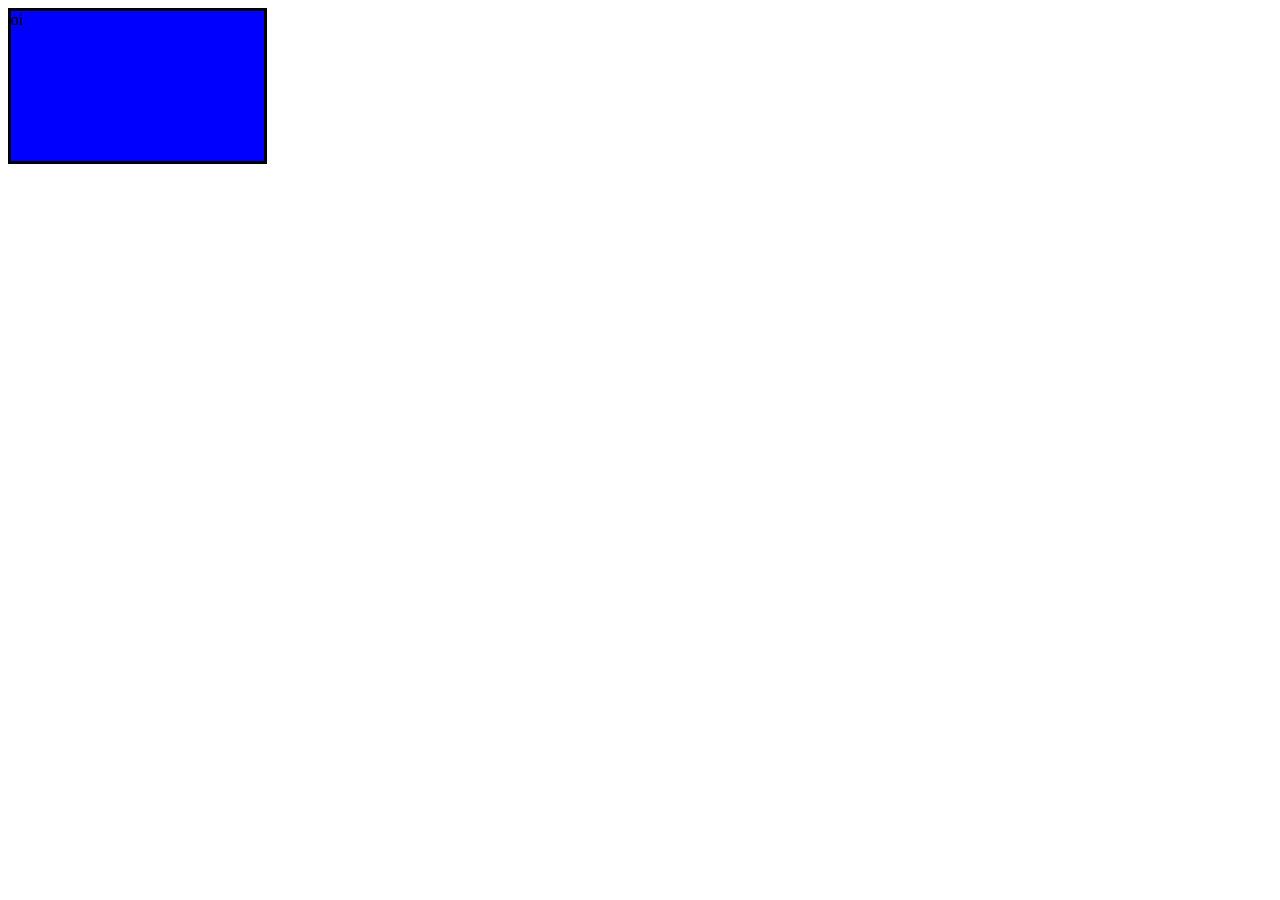
<file: treino 1 - projetos-07-04/treino 0/index.html>
<!DOCTYPE html>
<html lang="pt-br">
<head>
    <meta charset="UTF-8">
    <meta name="viewport" content="width=device-width, initial-scale=1.0">
    <link rel="stylesheet" href="style.css">
    <title>Document</title>
</head>
<body>
    <div class="container"> oi 
    </div>
</body>
</html>
</file>
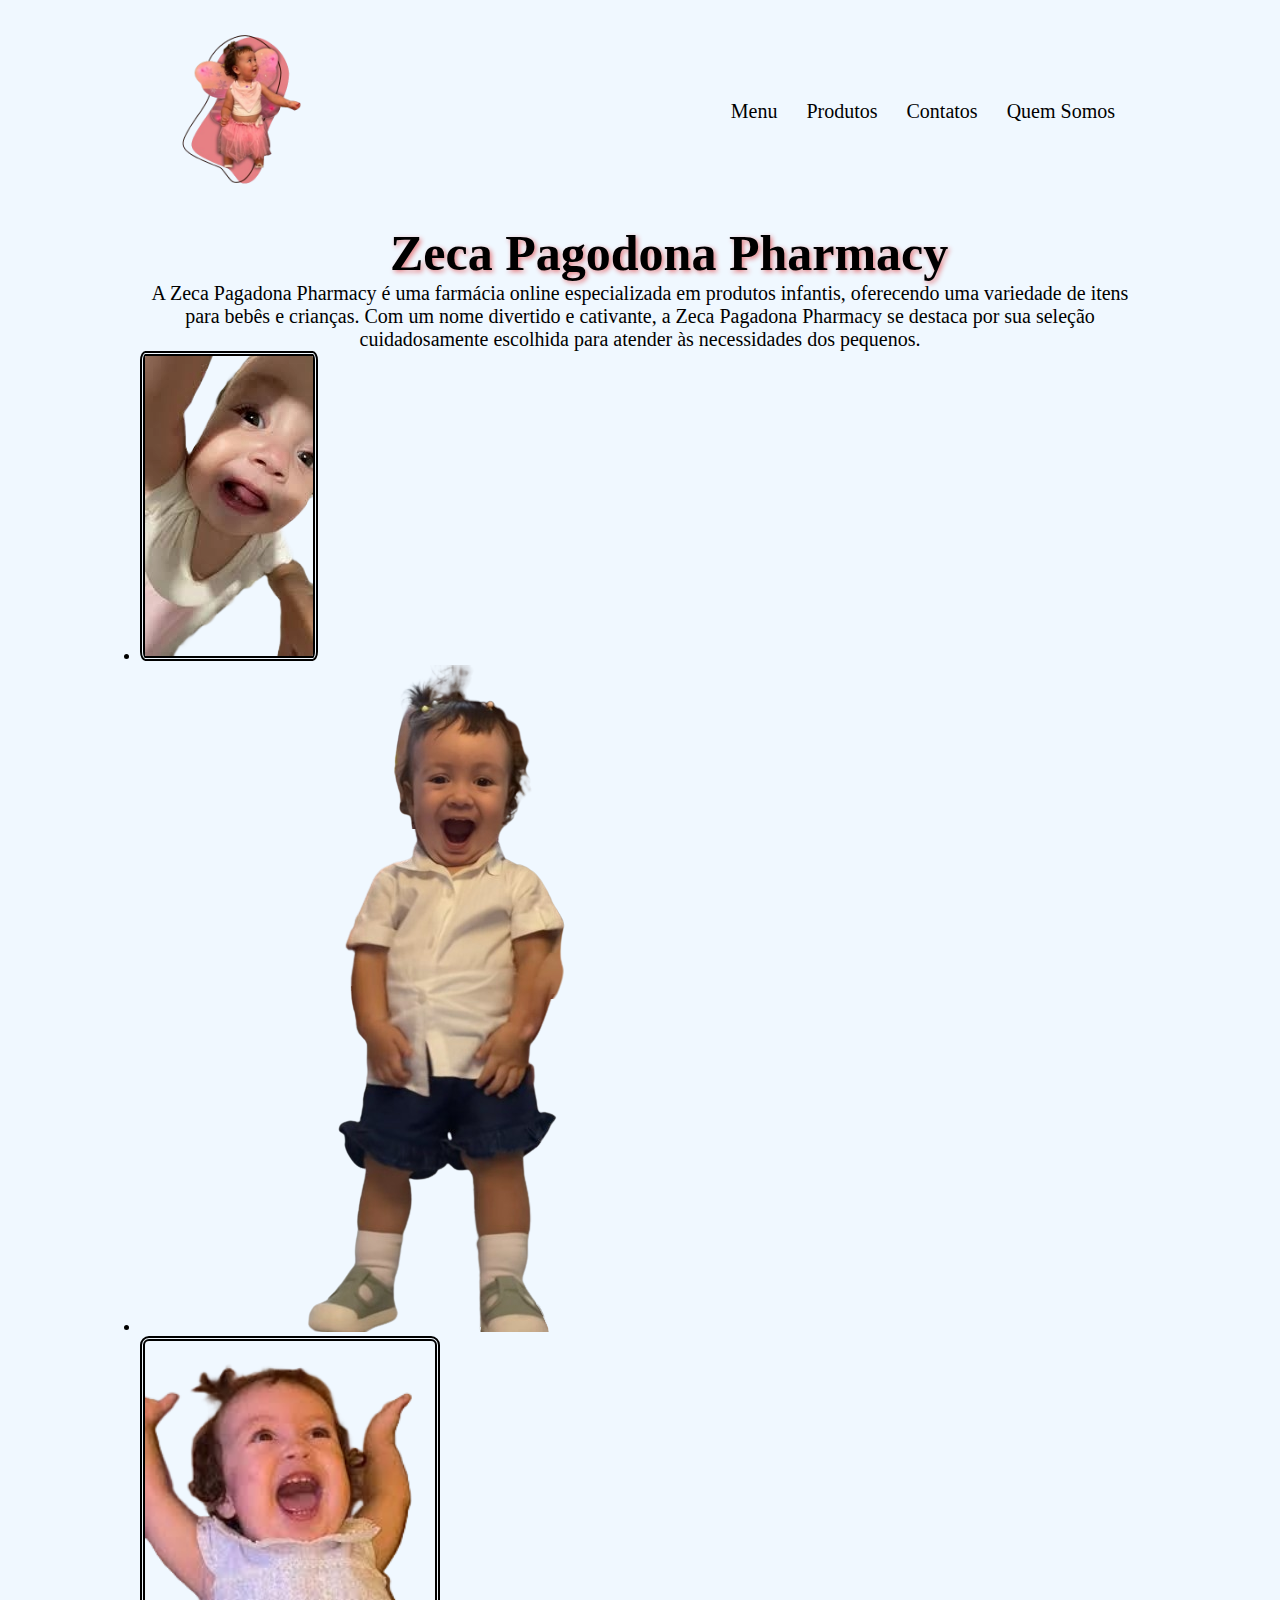
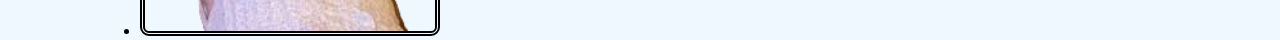
<file: treino 1 - projetos-07-04/treino 1 - zeca pagodona pharmacy/index.html>
<!DOCTYPE html>
<html lang="pt-br">
<head>
    <meta charset="UTF-8">
    <meta name="viewport" content="width=device-width, initial-scale=1.0">
    <link rel="stylesheet" href="css/style.css">
    <title>Zeca Pagodona Farmácia</title>
</head>
<body>
    <div class="container">
        <div class="header">
            <img src="img/zeca_pagodona__2_-removebg-preview.png" alt="" class="src" width="220">
        </div><!--header-->
    <div class="nav">
        <a href="#" class="href">Menu</a>
        <a href="#" class="href">Produtos</a>
        <a href="#" class="href">Contatos</a>
        <a href="#" class="href">Quem Somos</a>
    </div><!--nav-->
    <div class="content">
        <h1>Zeca Pagodona Pharmacy</h1>
        <p>A Zeca Pagadona Pharmacy é uma farmácia online especializada em produtos infantis, oferecendo uma variedade de itens para bebês e crianças. Com um nome divertido e cativante, a Zeca Pagadona Pharmacy se destaca por sua seleção cuidadosamente escolhida para atender às necessidades dos pequenos.</p>
        <ul class="table">
            <li id="imgg"><img src="img/images.png" alt="zeca" class="zeca"> </tr>
            <li><img src="img/zeca_de_zaeca-removebg-preview.png" alt="zecao" class="zecao"></tr>
            <li><img src="img/zeca linda.png" alt="" class="fada" width="300"></tr>
        </ul>
        <div class="aside"></div> <!--aside-->
        <div class="section"></div> <!--section-->
        <div class="article"></div> <!--article-->
    </div><!--content-->
    <div class="footer"></div><!--footer-->
    </div><!--container-->
</body>
</html>
</file>
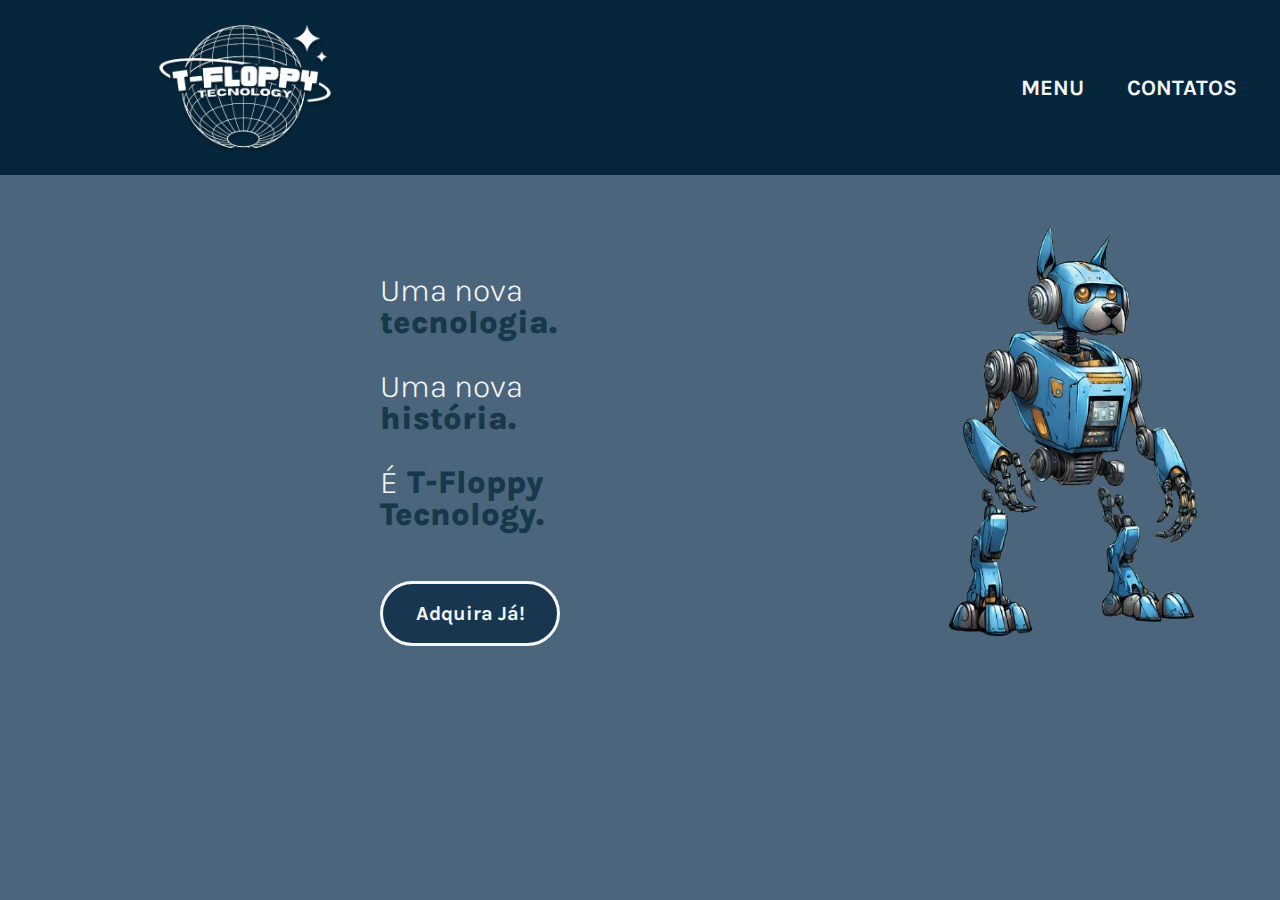
<file: treino 1 - projetos-07-04/treino 3 - floppytech/index.html>
<!DOCTYPE html>
<html lang="pt-br">
<head>
    <meta charset="UTF-8">
    <meta name="viewport" content="width=device-width, initial-scale=1.0">
    <link rel="stylesheet" href="css/reset.css">
    <link rel="stylesheet" href="css/style-index.css">
    <link rel="stylesheet" href="css/style-contatos.css">
    <title>Contatos</title>
</head>
<body>
    <header class="cabecalho">
        <img src="img/t-floppy-tecnology.png" alt="" width="230px" style="background-color: #06273B;" class="cabecalho-img">
        <nav class="cabecalho-nav">
            <a href="index.html" class="cabecalho-item"> Menu </a>
            <a href="contatos.html" class="cabecalho-item"> Contatos </a>
            <a href="" class="cabecalho-item"> Sobre </a>    
        </nav>
    </header>

    <main class="principal">
        <section class="secao-principal">
            <div class="secao-principal-escrito">
                <h1 class título>Uma nova <span class="texto-principal"><strong>tecnologia.</strong> </h1></h1>
                <br>
                <h1 class título>Uma nova <span class="texto-principal"><strong>história.</strong></h1></h1>
                <br>
                <h1 class título>É<span class="texto-principal"> <strong>T-Floppy Tecnology.</strong></span></h1></h1>

                <button class="butao">Adquira Já!</button>
            </div>
        </section>

        <section class="secao-imagem">
            <img src="img/robot.png" width="350" id="imagem">
        </section>

    </main>
</body>
</html>
</file>
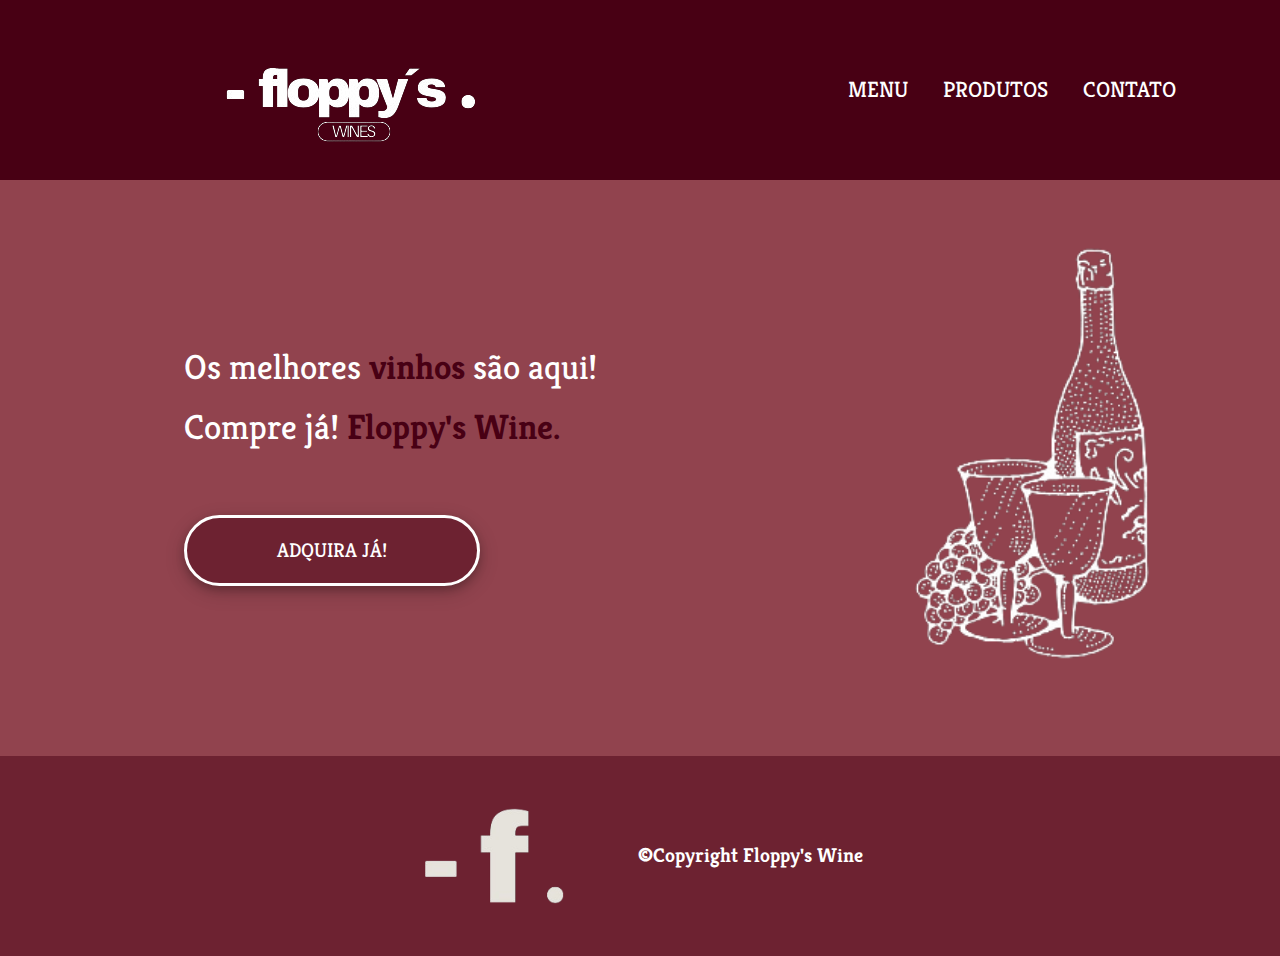
<file: treino 1 - projetos-07-04/treino 4 - floppy wine/index.html>
<!DOCTYPE html>
<html lang="en">
<head>
    <meta charset="UTF-8">
    <meta name="viewport" content="width=device-width, initial-scale=1.0">
    <link rel="stylesheet" href="css/reset.css">
    <link rel="stylesheet" href="css/index.css">
    <title>Floppys-Wine</title>
</head>
<body>
    <header class="cabecalho">
        <img src="img/floppys-wine-white.png" alt="" class="cabecalho-imagem">
        <nav class="cabecalho-nav">
            <a href="index.html" class="cabecalho-item"> Menu</a>
            <a href="#" class="cabecalho-item"> Produtos</a>
            <a href="contato.html"class="cabecalho-item"> Contato</a>
        </nav>
    </header>

    <main class="=main">
        <article class="main-escrito">
            <h1>Os melhores <span>vinhos</span> são aqui!</h1>
            <h2>Compre já! <span>Floppy's Wine.</span></h2>
            <button class="botton">ADQUIRA JÁ!</button>
        </article>

        <div class="imagem-main">
            <img src="img/wine1.png" alt="" id="imagem" width="30%">
        </div>
    </main>

    <footer class="footer">
        <img src="img/f-white1.png" alt=""> 
        <p>©Copyright Floppy's Wine</p>
    </footer>
</body>
</html>
</file>
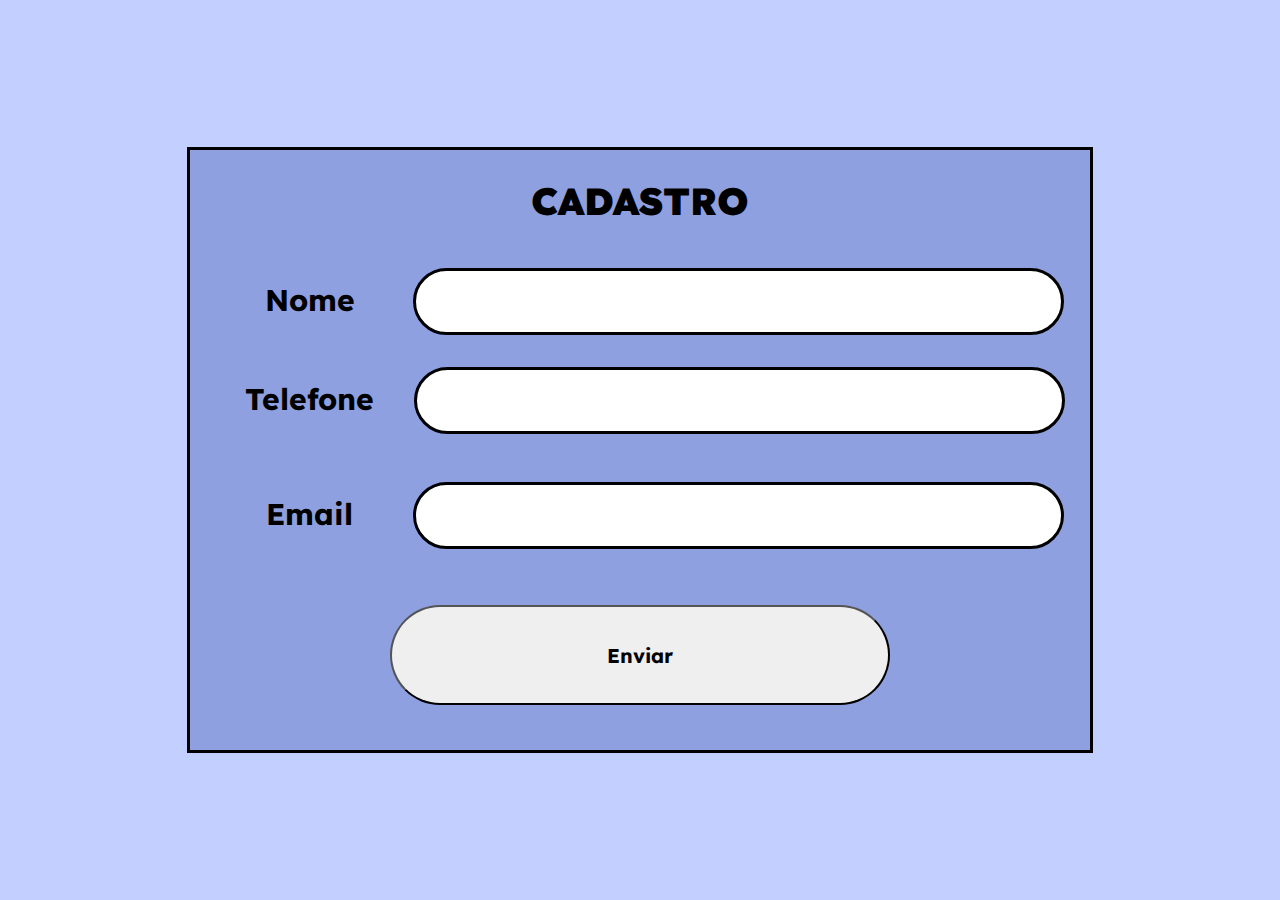
<file: treino 1 - projetos-07-04/treino 5 - cadastro/index.html>
<!DOCTYPE html>
<html lang="pt-br">
<head>
    <meta charset="UTF-8">
    <meta name="viewport" content="width=device-width, initial-scale=1.0">
    <link rel="stylesheet" href="css/reset.css">
    <link rel="stylesheet" href="css/style.css">
    <title>Cadastro</title>
</head>
<body>
    <header></header>

    <main>
        <div class="container">
            <form action="">
                <div class="box">
                    <div class="legend">
                        <legend>Cadastro</legend>
                    </div>
                    <fieldset class="form">

                        <div class="nome">
                            <label for="nome">Nome</label>
                            <input type="text" name="nome" id="nome" class="input1">
                        </div>
            
                        <div class="telefone">
                            <label for="telefone">Telefone</label>
                            <input type="tel" name="telefone" id="telefone" class="input1" class>
                        </div>

                        <div class="email">
                            <label for="email">Email</label>
                            <input type="email" name="email" id="email" class="input1" >
                        </div>

                        <div class="butao">
                            <button type="submit" class="butao">Enviar</button>
                        </div>
            
                    </fieldset>
                </div>
            </form>
        </div>
    </main>

</body>
</html>
</file>
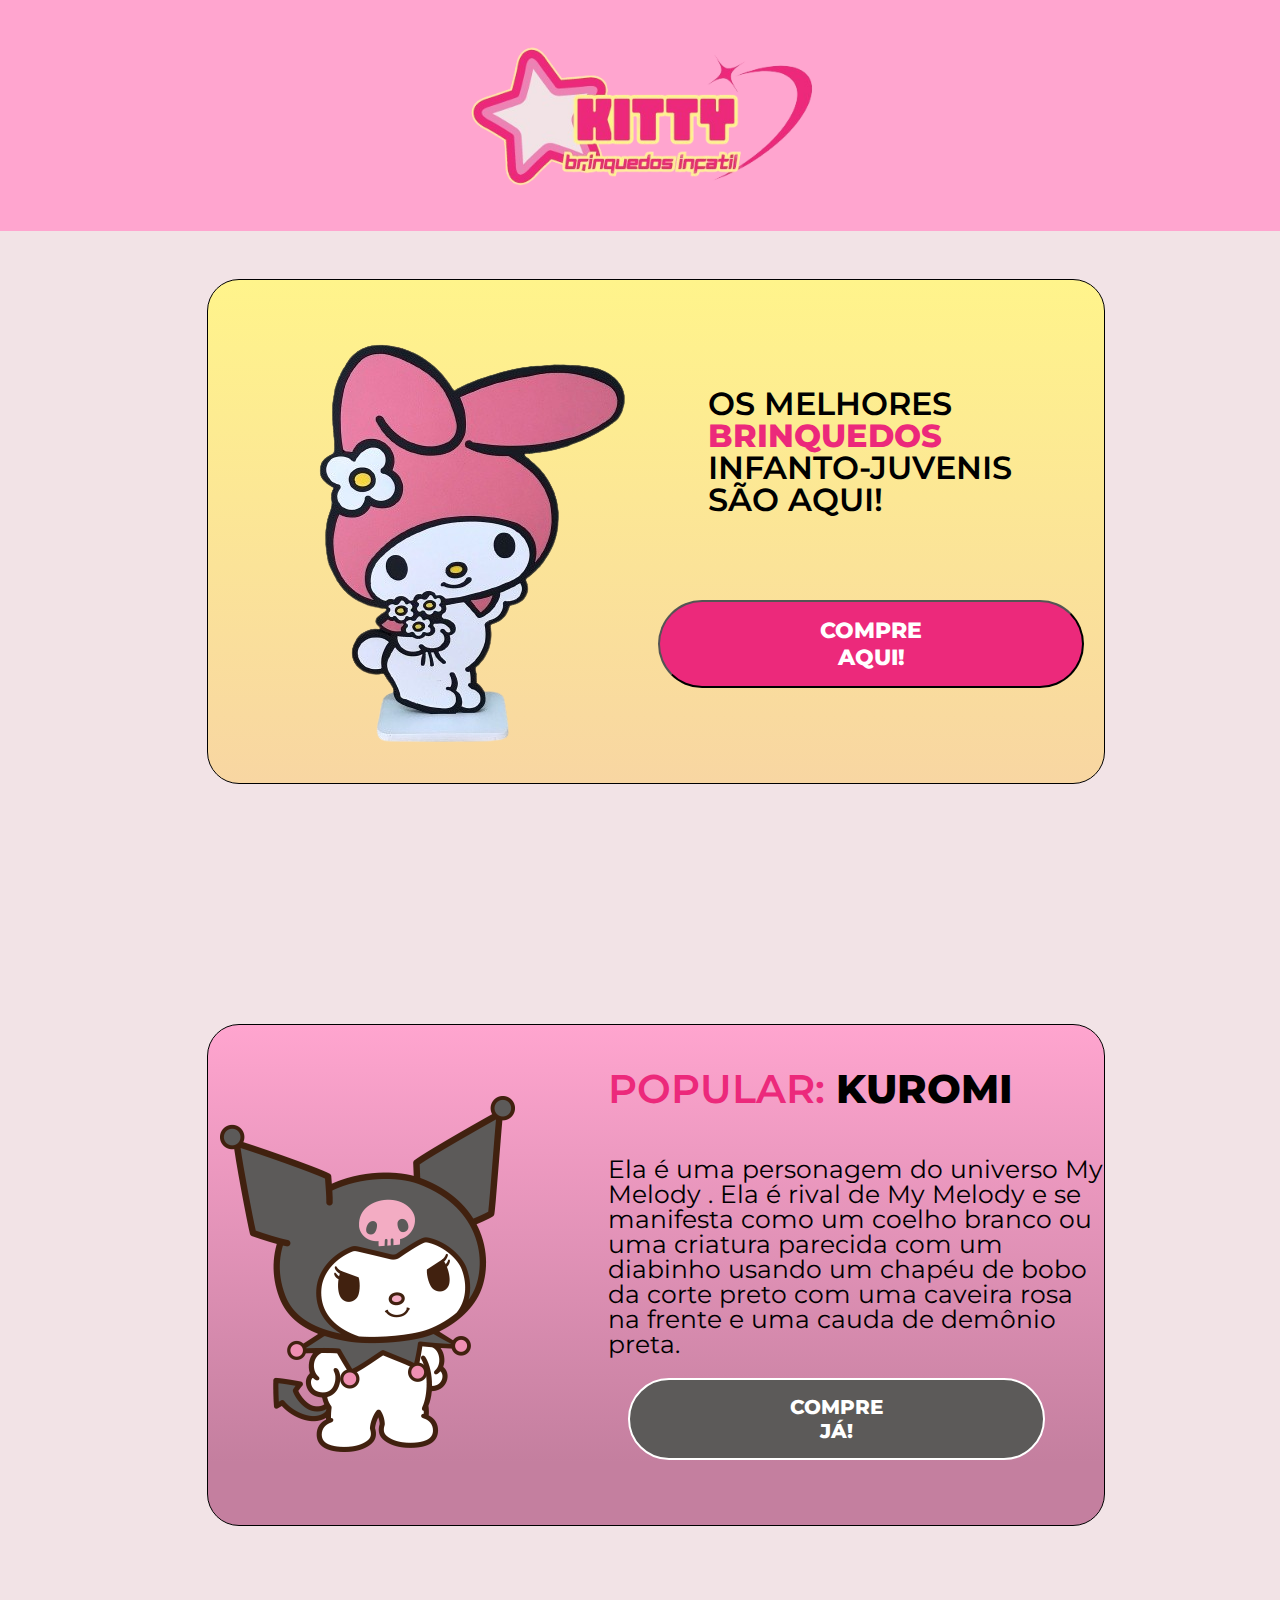
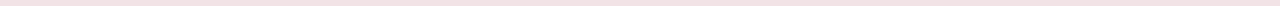
<file: treino 1 - projetos-07-04/treino 7 - kitty/index.html>
<!DOCTYPE html>
<html lang="en">
<head>
    <meta charset="UTF-8">
    <meta name="viewport" content="width=device-width, initial-scale=1.0">
    <title>Kitty</title>
    <link rel="stylesheet" href="css/reset.css">
    <link rel="stylesheet" href="css/style.css">
    <style>
        @import url('https://fonts.googleapis.com/css2?family=Montserrat:ital,wght@0,100..900;1,100..900&display=swap');
    </style>
</head>
<body>
    <header class="cabecalho">
        <section class="cabecalho-img">
            <img src="img/kitty.png" alt="Logo da Kitty Brinquedos Infatis">
        </section>
    </header>

    <main class="corpo">
        <div class="box-mymelody">
            <section class="mymelody">
                <section>
                    <article class="corpo-imagem-mymelody">
                        <img src="img/mymelody.png" alt="">
                    </article>
                </section>
                <section>
                    <article class="texto-mymelody">
                        <h1>os melhores <span class="txt-mymelody">brinquedos</span> infanto-juvenis são aqui!</h1>
                    </article>
                </section>
                <section class="botao-mymelody">
                    <button class="botao-m">Compre Aqui!</button>
                </section>
            </section>
        </div>

        <div class="box-kuromi">
            <section class="kuromi">
                <section>
                    <article class="imagem-kuromi">
                        <img src="img/kuromi.webp" alt="">
                    </article>
                </section>
                <section>
                    <article class="texto-kuromi">
                        <section class="h2"><h2>
                            Popular: <span class="h2-kuromi">
                                Kuromi
                            </span>
                        </h2></section>

                        <section class="h3">
                            <h3>Ela é uma personagem do universo My Melody . Ela é rival de My Melody
                                e se manifesta como um coelho branco ou uma criatura parecida com um diabinho usando um chapéu de bobo da corte preto com uma caveira rosa na frente e uma cauda de demônio preta.</h3>
                        </section>
                    </article>
                </section>
                <section class="botao-kuromi">
                    <button class="botao-k">Compre Já!</button>
                </section>
            </section>
        </div>

        
    </main>

    <footer></footer>
</body>
</html>
</file>
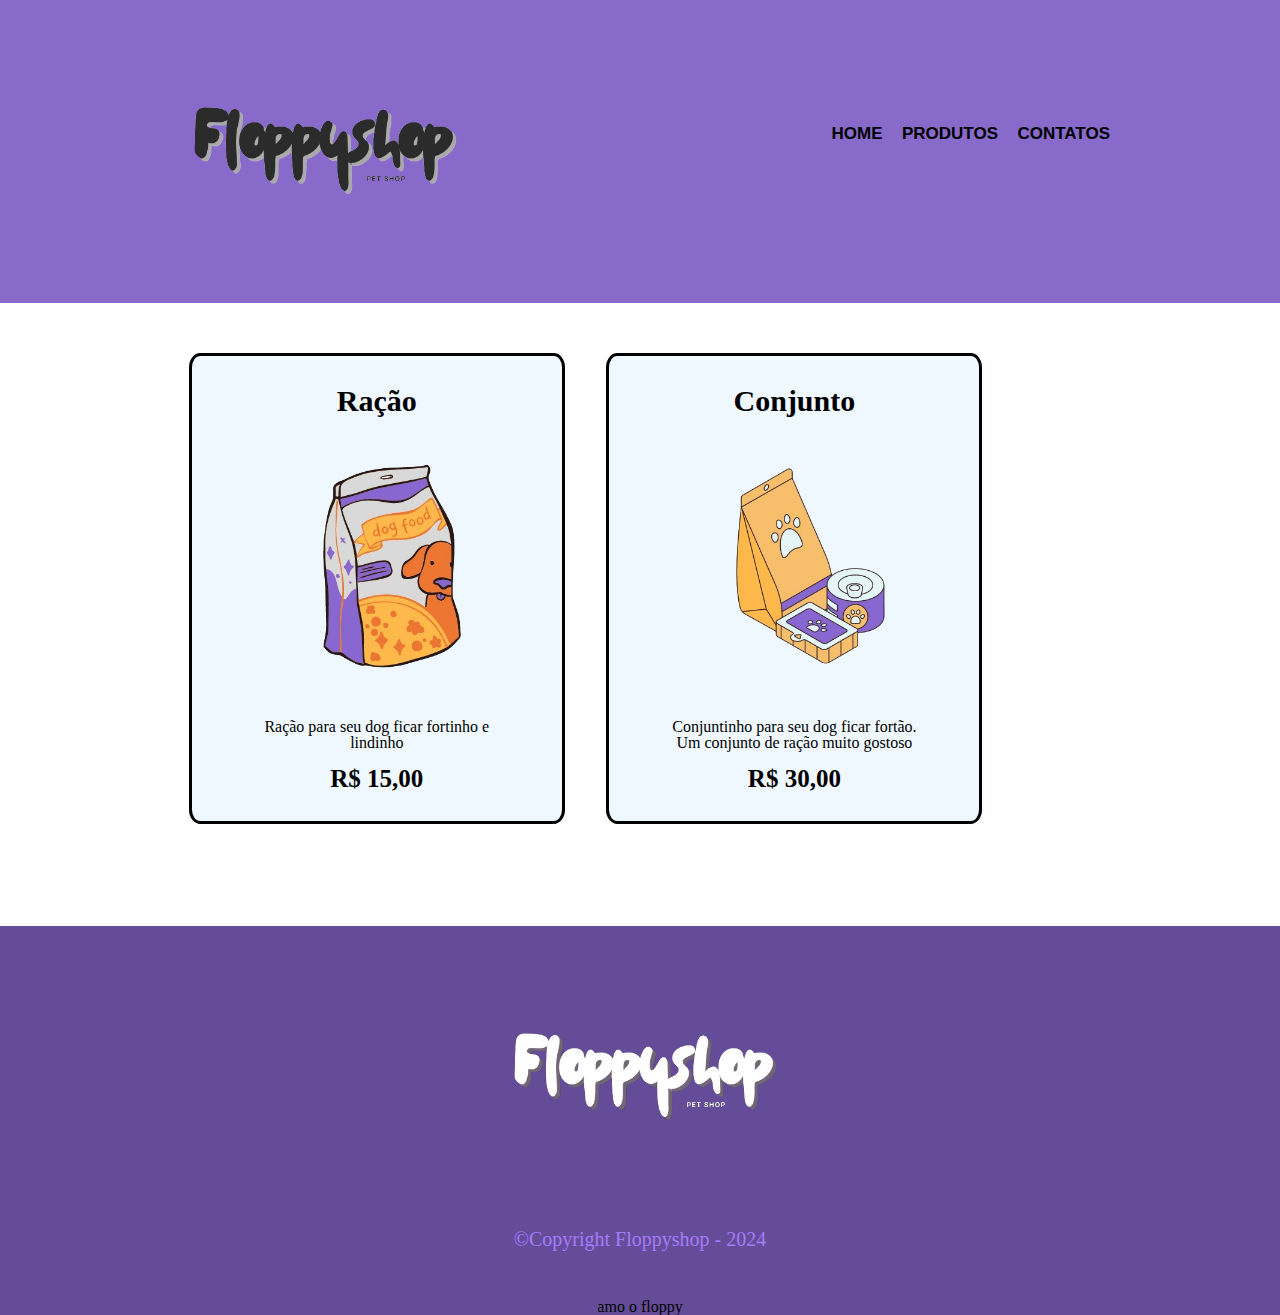
<file: treino 1 - projetos-07-04/treino 2 - floppyshop/produtos.html>
<!DOCTYPE html>
<html lang="pt-br">
<head>
    <meta charset="UTF-8">
    <meta name="viewport" content="width=device-width, initial-scale=1.0">
    <link rel="stylesheet" href="css/reset.css">
    <link rel="stylesheet" href="css/style.css">
    <title>Floppyshop</title>
</head>
<body>
    <header>
        <div class="caixa">
            <h1><img src="img/floppyshop.png" width="300px"></h1>
            <nav>
                <ul>
                    <li><a href="index.html">Home</a></li>
                    <li><a href="produtos.html">Produtos</a></li>
                    <li><a href="contatos.html">Contatos</a></li>
                </ul>
            </nav>
        </div>
    </header>

    <main>
        <ul class="produtos">
            <li class="li"><h2>Ração</h2>
            <img src="img/ração.png" alt="ração" width="300">
            <p>Ração para seu dog ficar fortinho e lindinho</p>
            <p class="produtos-preço" >R$ 15,00</p>
            </li>

            <li class="li">
                <h2>Conjunto</h2>
                <img src="img/conjunto.png" alt="ração" width="300">
                <p>Conjuntinho para seu dog ficar fortão. Um conjunto de ração muito gostoso</p>
                <p class="produtos-preço">R$ 30,00</p>
            </li>
        </ul>
    </main>

    <footer>
        <img src="img/floppyshop2.png" alt="" width="300px">
        <p>&copy;Copyright Floppyshop - 2024</p>

        <h1>amo o floppy</h1>
    </footer>
</body>
</html>
</file>
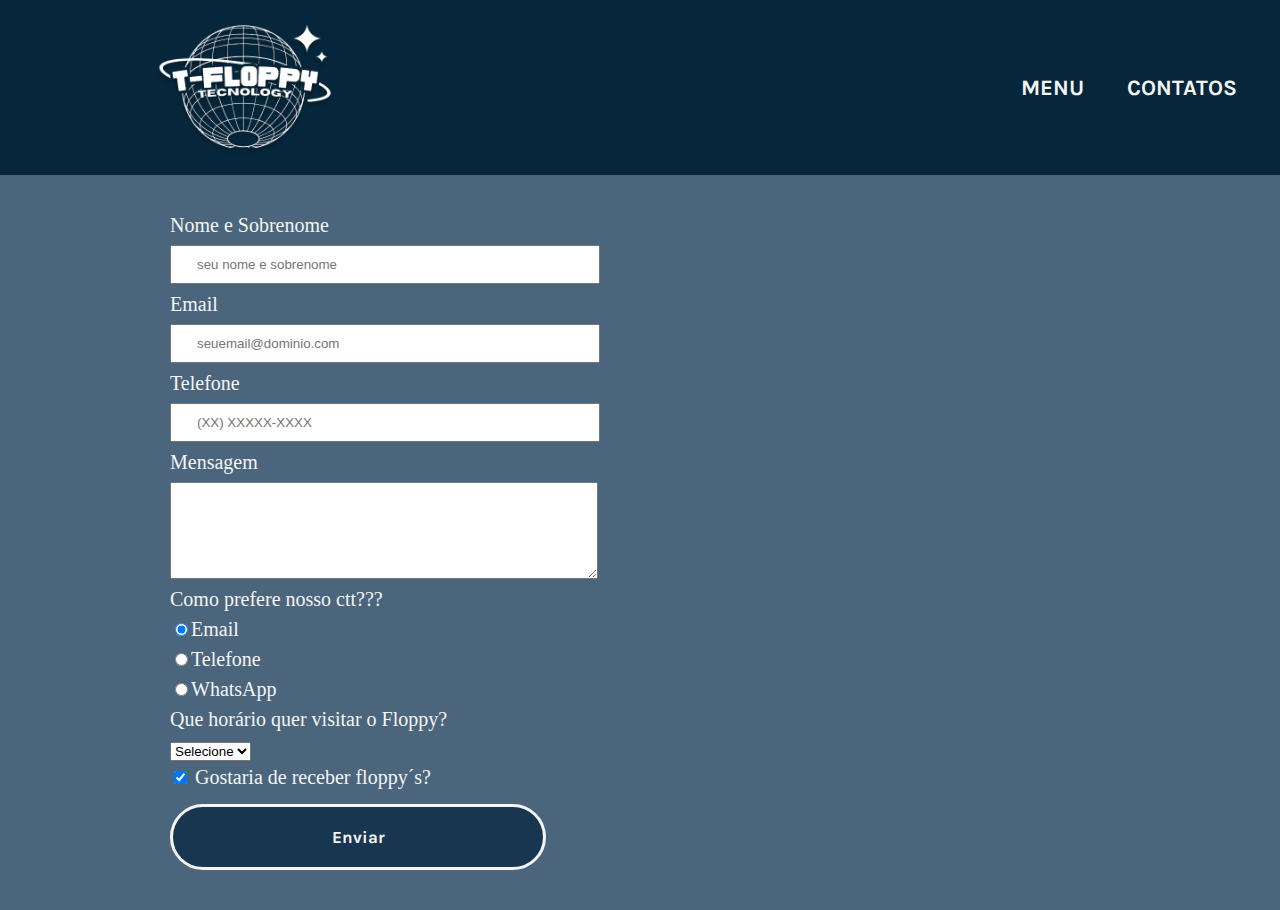
<file: treino 1 - projetos-07-04/treino 3 - floppytech/contatos.html>
<!DOCTYPE html>
<html lang="pt-br">
<head>
    <meta charset="UTF-8">
    <meta name="viewport" content="width=device-width, initial-scale=1.0">
    <link rel="stylesheet" href="css/reset.css">
    <link rel="stylesheet" href="css/style-index.css">
    <link rel="stylesheet" href="css/style-contatos.css">
    <title>T-Floppy Tecnology</title>
</head>
<body>
    <header class="cabecalho">
        <img src="img/t-floppy-tecnology.png" alt="" width="230px" style="background-color: #06273B;" class="cabecalho-img">
        <nav class="cabecalho-nav">
            <a href="index.html" class="cabecalho-item"> Menu </a>
            <a href="contatos.html" class="cabecalho-item"> Contatos </a>
            <a href="" class="cabecalho-item"> Sobre </a>    
        </nav>
    </header>

    <main>
        <form action="">
            <label for="nome-sobrenome">Nome e Sobrenome</label>
            <input type="text" name="" id="nome-sobrenome" class="input-padrao" required placeholder="seu nome e sobrenome">

            <label for="email">Email</label>
            <input type="email" name="Email" id="email" class="input-padrao" required placeholder="seuemail@dominio.com">

            <label for="telefone">Telefone</label>
            <input type="tel" name="telefone" id="telefone" class="input-padrao" required placeholder="(XX) XXXXX-XXXX">

            <label for="mensagem">Mensagem</label>
            <textarea name="mensagem" id="mensagem" cols="58" rows="5" class="input-padrao" required></textarea>

            <fieldset class="selecione">
                <legend>Como prefere nosso ctt???</legend>
                <label for="radio-email">
                    <input type="radio" name="radio" id="radio-email"  checked required>Email 
                </label>
        
                <label for="radio-telefone">
                    <input type="radio" name="radio" id="radio-telefone" required>Telefone 
                </label>
               

                <label for="radio-wpp">
                    <input type="radio" name="radio" id="radio-wpp">WhatsApp
                </label>
                
            </fieldset> 
            
            <fieldset>
                <legend>Que horário quer visitar o Floppy?</legend>
                <select name="" id="" required>
                    <option value="">Manhâ</option>
                    <option value="">Tarde</option>
                    <option value="">Noite</option>
                    <option value="" selected> Selecione</option>
                </select>
             </fieldset>

            <label for="checkbox"> <input type="checkbox" name="checkbox" id="checkbox" checked> Gostaria de receber floppy´s?
            </label>

            <label for="submit"></label>
            <input type="submit" value="Enviar" id="submit">
        </form>
    </main>
</body>
</html>
</file>
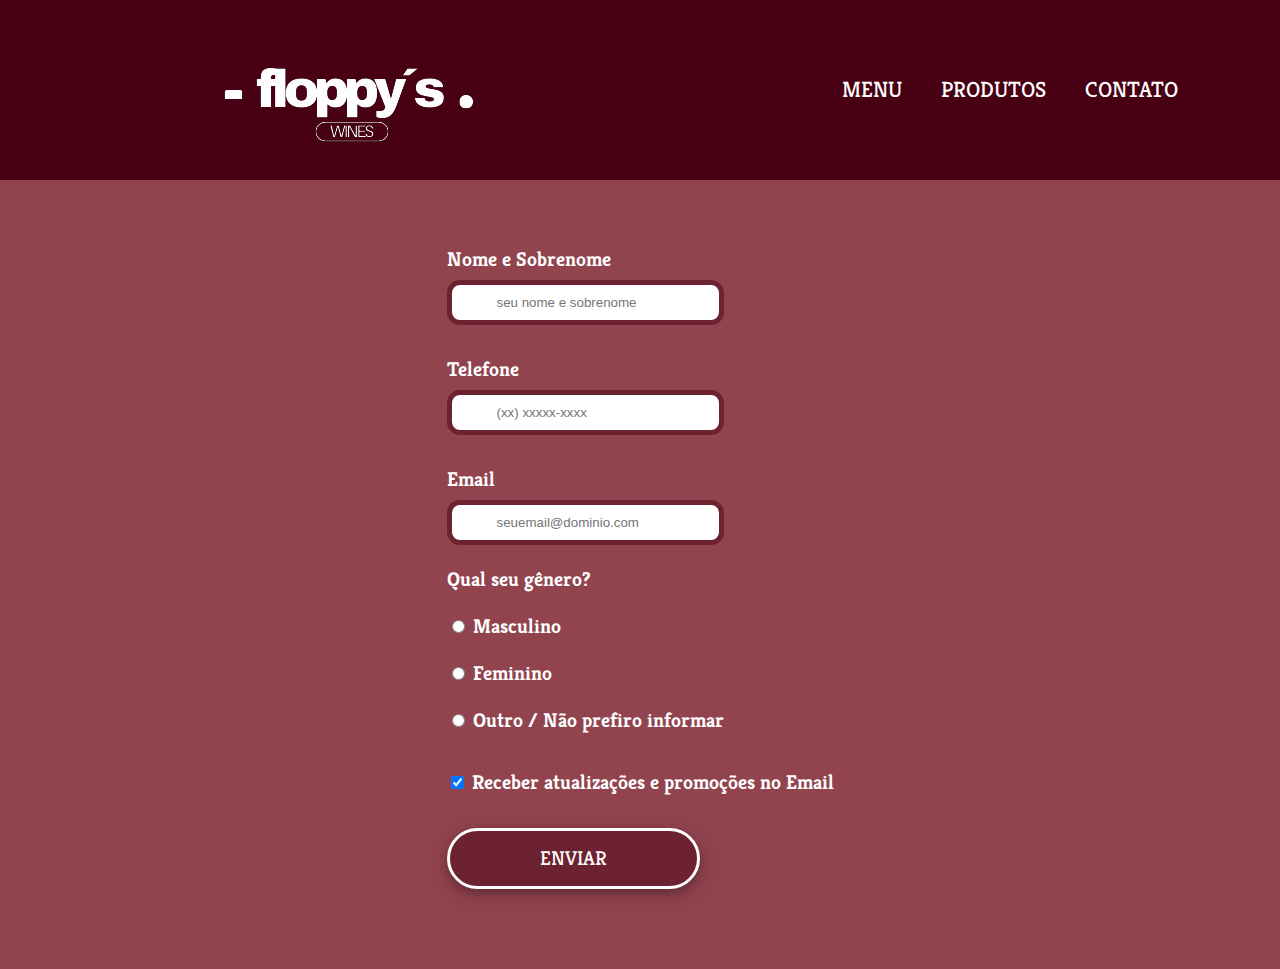
<file: treino 1 - projetos-07-04/treino 4 - floppy wine/contato.html>
<!DOCTYPE html>
<html lang="pt-br">
<head>
    <meta charset="UTF-8">
    <meta name="viewport" content="width=device-width, initial-scale=1.0">
    <link rel="stylesheet" href="css/reset.css">
    <link rel="stylesheet" href="css/contato.css">
    <title>Contato</title>
</head>
<body>
    <header class="cabecalho">
        <img src="img/floppys-wine-white.png" alt="" class="cabecalho-imagem">
        <nav class="cabecalho-nav">
            <a href="index.html" class="cabecalho-item"> Menu</a>
            <a href="#" class="cabecalho-item"> Produtos</a>
            <a href="contato.html"class="cabecalho-item"> Contato</a>
        </nav>
    </header>

    <main id="main">
        <div class="formulario">
        <form action="">
            <label for="nome-sobrenome"> Nome e Sobrenome</label>
            <input type="text" id="nome-sobrenome" required placeholder="seu nome e sobrenome" class="inputs-1">

            <label for="telefone">Telefone</label>
            <input type="tel" id="telefone" required placeholder="(xx) xxxxx-xxxx" class="inputs-1">

            <label for="email">Email</label>
            <input type="email" id="emaid" required placeholder="seuemail@dominio.com" class="inputs-1">

            <fieldset id=selecione>
                <legend>Qual seu gênero?</legend>
                <label for="genero"><input type="radio" name="selecione" id="genero" value="genero"> Masculino</label>
                <label for="genero"><input type="radio" name="selecione" id="genero" value="genero"> Feminino</label>
                <label for="genero"><input type="radio" name="selecione" id="genero" value="genero"> Outro / Não prefiro informar</label>
        
            </fieldset>
            
            <fieldset id="checkbox">
                <label for=""><input type="checkbox" name="checkbox-sim" id="checkbox-sim" checked> Receber atualizações e promoções no Email </label>
            </fieldset>


            <input type="submit" value="Enviar" id="botao">
        </div>
    </form>
    </main>
</body>
</html>
</file>
<file: treino 1 - projetos-07-04/treino 0/style.css>
.container{
    background-color: blue;
    border: 3px solid black;
    width: 20%;
    height: 150px;
}
</file>
<file: treino 1 - projetos-07-04/treino 1 - zeca pagodona pharmacy/css/style.css>
*{
    background-color: aliceblue;
    font-family: serif;
    padding: 0;
    margin: 0;
    box-sizing: border-box;
}

h1{
    padding-left: 250px;
    font-size: 50px;
    text-shadow: 2px 2px 5px #E68085;
}

.zeca{
    border: solid 5px;
    border-radius: 3%;
    border-style: double;
}
p{
    text-align: center;
    font-size: 20px;
}
.container{
    display: flex;
    flex-wrap: wrap;
    max-width: 1000px;
    margin: 0 auto;
    padding: 0, 2%;

}

html,body{
    height: 100%;
   
}
.header{
    width: 50%;
}

.nav{
    width: 50%;
    text-align: right;
    padding: 20px 0;
    padding-top: 100px;
}

.nav a{
    color: rgb(0, 0, 0);
    text-decoration: none;
    margin-right: 25px; 
    font-size: 20px;
    
}

#nossacriad{
    padding-top: 500px;
}

.zecao{
    padding-left: 100px;
}

.fada{
    border: solid 5px;
    border-radius: 3%;
    border-style: double;
}

.table{
    width: 980px;
    margin: 0 auto;
    display: inline-block;
}
}
</file>
<file: treino 1 - projetos-07-04/treino 3 - floppytech/css/style-index.css>
@import url('https://fonts.googleapis.com/css2?family=Karla:ital,wght@0,200..800;1,200..800&display=swap');

body{
    background-color: #4a657c;  
    
}    

header{
    background-color: #06273B;
}
nav{
    background-color: #06273B;
}
.cabecalho{
    background-color: #06273B;
    width: 1480px;
    height: 175px;
    display: flex;
    flex-direction: row;
    align-items: center;
    justify-content: space-around;

}

.cabecalho-nav{
    margin-left: 400px;
    display: flex;
    gap: 43px;
}

.cabecalho-item{
    text-decoration: none;
    color: whitesmoke;
    font-family: "Karla", sans-serif;
    font-size: 22px;
    text-transform: uppercase;
    font-weight: bold;
    background-color: #06273B;
    flex-wrap: wrap;
}

.menu a{
    margin: 35px;
}

 img{
   margin-top: 5px; 
}



.principal{
    text-decoration: none;
    color: whitesmoke;
    font-family: "Karla", sans-serif;
    font-size: 32px;
    font-weight: 300;
    text-align: left;
    display: flex;
    flex-direction: row;
}

.secao-principal-escrito{
    display: flex;
    flex-direction: column;
    justify-content: center;
    align-items: left;
    padding-bottom: px;
    padding-left: 210px;
    padding-top: 100px;
    box-sizing: border-box;
}
.titulo{
    text-align: left;
    padding-left: 50px;
    padding-top: 50px;
}

.texto-principal{
    color: #17374B;
    font-weight: 800;
}

.secao-imagem{
    display: flex;   
}

#imagem{
    padding-top: 45px;
    padding-left: 350px;
}
 
.butao{
    font-size: 20px;
    color: whitesmoke;
    font-family: "Karla", sans-serif;
    font-weight: bold;
    background-color: #183650;
    margin-top: 50px;
    width: 180px;
    height: 65px;
    border-radius: 50px;
    border: solid 3px whitesmoke;
}

.butao:hover{
    background-color: #4a657c;
    color:rgb(0, 0, 0);
    border-radius: 50px;
    border: solid 5px #17374b;
}

.butao:active{
    background-color: #39566c;
    color:rgb(0, 0, 0);
    border-radius: 50px;
    border: solid 5px #17374b;
}

a:hover{
    color: #688eaf;
    font-size: 23px;
}
</file>
<file: treino 1 - projetos-07-04/treino 3 - floppytech/css/style-contatos.css>
@import url('https://fonts.googleapis.com/css2?family=Karla:ital,wght@0,200..800;1,200..800&display=swap');

main{
    width: 940px;
    margin: auto;
}

form{
    margin: 40px 0;
    color: whitesmoke;
    font-size: 20px;
    align-items: center;
}

form label, form legend{
    display: block;
    margin-bottom: 10px;
}

.input-padrao{
    display: block; 
    margin-bottom: 10px;
    padding: 10px 25px;
    width: 40%;
}   

#checkbox{
    margin-top: 10px;
    margin-bottom: 10px;
}

#submit{
    width: 40%;
    padding: 20px 0;
    border-radius: 50px;
    font-size: 17px;
    color: whitesmoke;
    font-family: "Karla", sans-serif;
    font-weight: bold;
    background-color: #183650;  
    border: solid 3px whitesmoke;
    transition: 1s all;
    cursor: pointer;
}

#submit:hover{
    background-color: #4a657c;
    color:rgb(0, 0, 0);
    border-radius: 50px;
    border: solid 5px #17374b;
    color: whitesmoke;
    transform: scale(1.2);
}

#submit:active{
    background-color: #39566c;
    color:rgb(0, 0, 0);
    border-radius: 50px;
    border: solid 5px #17374b;
}
</file>
<file: treino 1 - projetos-07-04/treino 4 - floppy wine/css/index.css>
@import url('https://fonts.googleapis.com/css2?family=Kreon:wght@300..700&display=swap');

body{
    font-family: "Kreon", serif;
    background-color: #91434E;
}


.cabecalho{
    display: flex;
    justify-content: space-around;
    align-items: center;
    background-color: #480014;
    width: 100%;
    height: 180px;
}

.cabecalho-nav a{
    font-family: "Kreon", serif;
    text-transform: uppercase;
    text-decoration: none;
    color: white;
    font-size: 22px;
    padding-left: 35px;
    transition: 1s all;
}
nav{
    display: flex;
    pos
}
.cabecalho-nav a:hover{
    cursor: pointer;
    color: #91434E;
    font-size: 25px;
    text-decoration: underline;
}
main{
    display: flex;
    flex-direction: row;
    align-items: center;
    justify-content: center;
    position: relative;
}

.main-escrito{
    color: white;
    font-size: 35px;
    margin: 50px 0;
    padding-top: 120px;
    padding-right: 200px;
}



#imagem{
    box-sizing: border-box;
    width: 300px;
    padding-top: 50px;
    position: relative;
    bottom: 14px;
    left: 100px;
}   

span{
    color: #480014;
    font-weight: bold;
}

h2{
    padding-top: 25px;
}

.botton{
    font-family: "Kreon", serif;
    font-size: 20px;
    text-decoration: none;
    margin: 70px 0;
    padding: 20px 90px;
    border-radius: 50px;
    border: solid 3px white;
    background-color: #6d2231;
    color: white;
    text-transform: uppercase;
    transition: 1s all;
    box-shadow: 0 4px 8px 0 rgba(0, 0, 0, 0.2), 0 6px 20px 0 rgba(0, 0, 0, 0.19);
}

.botton:hover{
    background-color: #5a1123 ;
    transform: scale(1.2);
    cursor: pointer;
}

.botton:active{
    background-color: #480014;
}

.footer{
    display: flex;
    align-items: center;
    justify-content: center;
    background-color: #6D2231;
    height: 200px;
    margin-top: 50px;
    
}

.footer img{
    width: 150px;
}

.footer p{
    text-align: center;
    margin-left: 70px;
    color: white;
    font-size: 20px;
    font-weight: bold;

}

@media screen and (max-width: 435px ) {

    header{
        display: flex;
        width: 100%;
    }
    main{
        flex-wrap: wrap;
        justify-content: center;
        align-items: center;
        display: flex;
    }

    #imagem{
        position: relative;
        align-self: center;
    }
}
</file>
<file: treino 1 - projetos-07-04/treino 5 - cadastro/css/style.css>
@import url('https://fonts.googleapis.com/css2?family=Roboto:ital,wght@0,100;0,300;0,400;0,500;0,700;0,900;1,100;1,300;1,400;1,500;1,700;1,900&display=swap');

@import url('https://fonts.googleapis.com/css2?family=Lexend:wght@100..900&family=Roboto:ital,wght@0,100;0,300;0,400;0,500;0,700;0,900;1,100;1,300;1,400;1,500;1,700;1,900&display=swap');

body{
    background-color: #C2CFFF;
}

.container {
    width: 100vw;
    height: 100vh;
    background: #C2CFFF;
    display: flex;
    flex-direction: row;
    justify-content: center;
    align-items: center;
    }

.box {
    width: 900px;
    height: 600px;
    background: #8FA0E1;
    border: 3px solid black;
    border-radius: ;
    }

.form{
    display: flex;
    flex-direction: column;
    align-items: center;
    justify-content: center;
    position: relative;
    top: 16rem;
}

.legend{
    position: relative;
    align-items: center;
    justify-content: center;
    display: flex;
    top: 2rem;
    font-size: 38px;
    font-family: "Lexend", sans-serif;  
    font-weight: 900;
    text-transform: uppercase;
}   

.nome{
    position: relative;
    bottom: 11rem;
    font-size: 30px;
    font-family: "Lexend", sans-serif;
    font-weight: bold;

}

#nome{
    position: relative;
    left: 3rem;
}

.input1{
    padding: 15px 10rem;
}

input{
    border: 3px solid;
    border-radius: 5rem;
    position: relative;
    font-size: 25px;
    font-family: "Lexend";
}

.telefone{
    position: relative;
    bottom: 9rem;
    font-size: 30px;
    font-family: "Lexend", sans-serif;
    font-weight: bold;

}

#telefone{
    position: relative;
    left: 30px;
}

.email{
    position: relative;
    bottom: 6rem;
    font-size: 30px;
    font-family: "Lexend", sans-serif;
    font-weight: bold;
    

}

#email{
    position: relative;
    left: 50px;
}

button{
   width: 500px;
   height: 100px;
   position: relative;
   bottom: 2em;
   font-size: 20px;
    font-family: "Lexend", sans-serif;
    font-weight: bold;
    transition: all 1s;
    border-radius: 50px;
    cursor: pointer;
}

button:hover{
    background-color: #5c70c2;
    transform: scale(1.2);
    font-size: 22px;
    poin
}
</file>
<file: treino 1 - projetos-07-04/treino 7 - kitty/css/style.css>
body{
    background-color: #F2E3E6;
    font-family: "Montserrat", sans-serif;
    overflow-x: hidden;
}

header{
    width: 100%;
    height: 231px;
    background-color: #FFA5CF;
    display: flex;
    justify-content: center;
    align-items: center;
}

header > section > img{
    width: 400px;
}

main{
    display: flex;
    flex-direction: column;
    justify-content: center;
    align-items: center;
}

.box-mymelody{
    margin-left: 2rem;
    margin-top: 3rem;
    background: linear-gradient(180deg, #FFF48B 0%, #F8D6A2 100%);
    width: 70%;
    border: solid black 1px;
    border-radius: 2rem;
    transition: all 1s;
}   

.box-mymelody:hover{
    transform: scale(1.01);
}

.mymelody{
    display: flex;
    justify-content: space-around;
    align-items: center;
}

.texto-mymelody > h1{
    font-size: 32px;
    text-transform: uppercase;
    font-weight: 600;
    position: relative;
    bottom: 5rem;
    width: 350px;
}

.txt-mymelody{
    font-weight: 800;
    color: #EC297B;
}

.botao-m{
    padding: 15px 10rem;
    position: relative;
    right: 25rem;
    top: 7rem;
    background: #EC297B;
    border-radius: 126px;
    font-size: 22px;
    color: #fff;
    font-family: "Montserrat", sans-serif;
    font-weight: 800;
    text-transform: uppercase;
    transition: .7s all;
    
}
.botao-m:hover{
    background-color: #FFF48B;
    color: black;
    border: solid 2px black;
    transform: scale(1.1);
}
.box-kuromi{
    margin-left: 2rem;
    margin-top: 15rem;
    margin-bottom: 5rem;
    background: linear-gradient(180deg, #FFA5CF 0%, #C47F9F 87.5%, #C47F9F 100%);
    width: 70%;
    border: solid black 1px;
    border-radius: 2rem;
    transition: all 1s;
    height: 500px;
    display: flex;
}
.box-kuromi:hover{
    transform: scale(1.01);
}
.kuromi{
    display: flex;
    align-items: center;
}

.texto-kuromi{
    width: 100%;
}
.h2 > h2{
    font-size: 40px;
    margin-bottom: 17rem;
    margin-left: 5rem;
    text-transform: uppercase;
    font-weight: 600;
    color: #EC297B;
    
}

.h2-kuromi{
    color: black;
    font-weight: 800;
}

.h3 > h3{
    font-size: 25px;
    font-weight: 400;
    position: relative;
    bottom: 14rem;
    width: 500px;
    height: 100px;
    left: 5rem;
}

.botao-k{
    position: relative;
    top: 9rem;
    right: 25rem;
    padding: 15px 10rem;
    background: #5C5A59;
    color: #fff;
    font-family: "Montserrat", sans-serif;
    font-weight: 800;
    text-transform: uppercase;
    font-size: 20px;
    border-radius: 126px;
    border: solid #fff 2px;
    transition: all 0.7s;
}

.botao-k:hover{
    background-color: #e95592;
    color: black;
    border: solid 2px black;
    transform: scale(1.1);
}
</file>
<file: treino 1 - projetos-07-04/treino 2 - floppyshop/css/style.css>
header {
	width: auto;
	background: #886acb;
	box-sizing: border-box;
}

.caixa {
	position: relative;
	width: 940px;
	margin: 0 auto;
}

nav {
	position: absolute;
	top: 125px;
	right: 0px;
	font-family:Verdana, Geneva, Tahoma, sans-serif
}

nav li {
	display: inline;
	margin: 0 0 0 15px;
}

nav a {
	text-transform: uppercase;
	color: #000000;
	font-weight: bold;
	font-size: 17px;
	text-decoration: none;
}

.produtos{
	width: 940px;
	margin: 0 auto;
	padding-top: 50px;
}


.produtos li{
	display: inline-block;
	width: 40%;
	text-align: center;
	vertical-align: top;
	background-color: aliceblue;
	margin: 0 2%;
	box-sizing: border-box;
	padding: 30px 50px;
	border: solid 3px #000000;
	border-radius: 3%;
}

.produtos h2{
	font-size: 30px;
	font-weight: bold;
}

.produtos-preço{
	font-size: 25px;
	font-weight: bold;
	padding-top: 15px;
}


nav a:hover{
	font-size: 19px;
	color: #dfd5f3;
	text-shadow: 2px 2px 5px #8967D1(0, 0, 0);
}

.produtos li:hover{
	border-color: #9c82d5;
	border-radius: 10px;
}

.produtos li:hover h2{
	font-size: 35px;
}

.produtos li:active{
	border-color: #000000;
	border-radius: 10px;
}

footer{
	margin-top: 8%;
	text-align: center;
	background-color: #654c99 	
}

footer p {
	box-sizing: border-box;
	padding-bottom: 50px;
	font-size: 20px;
	color: #a47cfa;
}
</file>
<file: treino 1 - projetos-07-04/treino 4 - floppy wine/css/contato.css>
@import url('https://fonts.googleapis.com/css2?family=Kreon:wght@300..700&display=swap');

body{
    font-family: "Kreon", serif;
    background-color: #91434E;
}

.cabecalho{
    display: flex;
    justify-content: space-around;
    align-items: center;
    background-color: #480014;
    height: 180px;
    width: 100%;
}

.cabecalho-nav a{
    font-family: "Kreon", serif;
    text-transform: uppercase;
    text-decoration: none;
    color: white;
    font-size: 22px;
    padding-left: 35px;
    transition: 1s all;
}

.cabecalho-nav a:hover{
    cursor: pointer;
    color: #91434E;
    font-size: 25px;
    text-decoration: underline;
}

main{
    width: 940px;
    margin: 0 auto;
    display: flex;
    justify-content: space-around;
    align-items: center;
    flex-direction: column;
}

form{
    margin: 50px 0;
}

form label{
    color: white;
    font-size: 20px;
    padding-top: 20px;
    font-weight: bold;
    display: block;
}

form input{
    margin-top: 10px;
    padding: 10px 45px;
}

.inputs-1{
    border-radius: 13px;
    border: solid 5px #6d2231;
    display: block;
    margin-top: 10px;
    margin-bottom: 15px;
}

#selecione legend{
    color: white;
    font-size: 20px;
    padding-top: 10px;
    font-weight: bold;
}

#checkbox{
    margin-top: 15px;
    margin-bottom: 5px;
}

#botao{
    font-family: "Kreon", serif;
    font-size: 20px;
    text-decoration: none;
    margin: 30px 0;
    padding: 15px 90px;
    border-radius: 50px;
    border: solid 3px white;
    background-color: #6d2231;
    color: white;
    text-transform: uppercase;
    transition: 1s all;
    box-shadow: 0 4px 8px 0 rgba(0, 0, 0, 0.2), 0 6px 20px 0 rgba(0, 0, 0, 0.19);
}

#botao:hover{
    background-color: #5a1123 ;
    transform: scale(1.2);
    cursor: pointer;
}

#botao:active{
    background-color: #480014;
}

@media screen and (max-width: 730px){
    #main{
        width: 100%;
        flex-direction: column;
    }
}

@media screen (max-width: 730px;) {
    .cabecalho{
        width: 100%;
        flex-direction: column;
    }
    
    .cabecalho-nav{
        width: 70%;
        position: absolute;
    }
}
</file>
